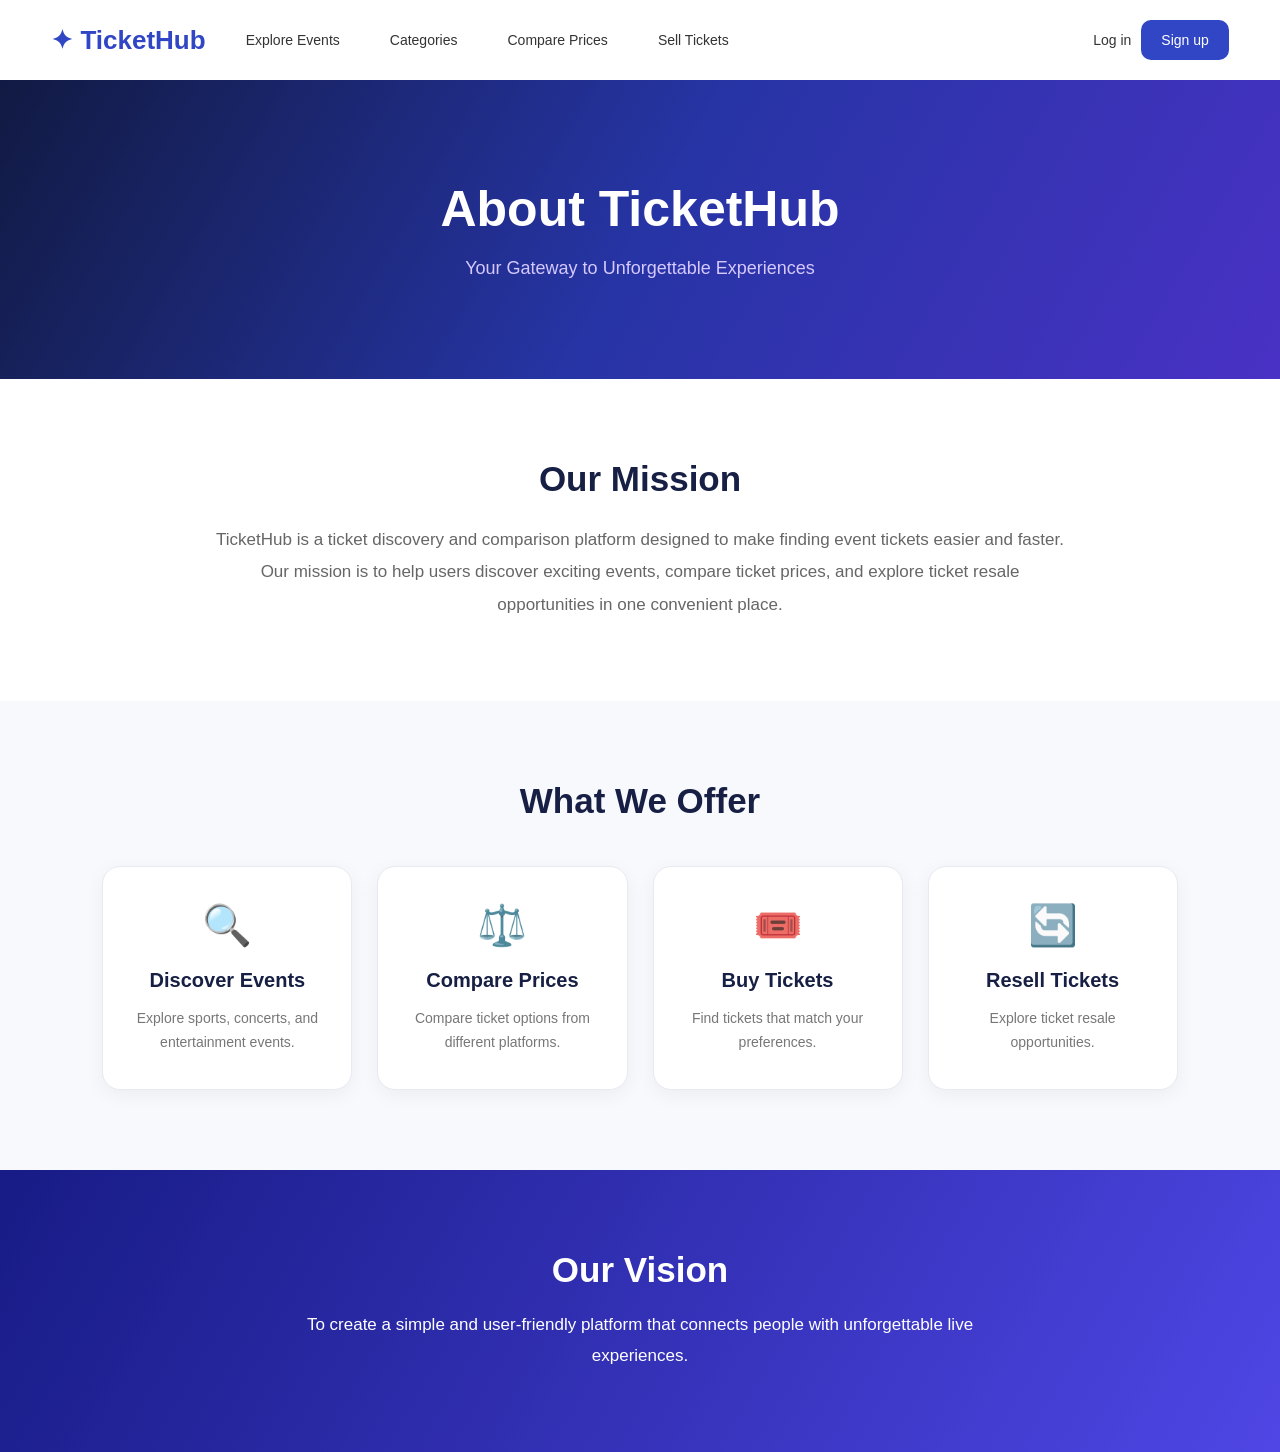
<file: About Us.html>
<!DOCTYPE html>
<html lang="en">

<head>
    <meta charset="UTF-8">
    <meta name="viewport" content="width=device-width, initial-scale=1.0">

    <title>About Us | TicketHub</title>

    <link rel="stylesheet" href="style.css">
</head>

<body>
    <header>
        <nav class="navbar">
            <h1 class="logo">✦ TicketHub</h1>
            <div class="nav-links">
                <a href="Untitled-13.html">Explore Events</a>
                   <a href="Untitled-13.html#categories">Categories</a>
            <a href="Untitled-13.html#compare">Compare Prices</a>
            <a href="resell.html">Sell Tickets</a>
        </div>

        <div class="nav-buttons">
            <a href="login.html">Log in</a>
            <a href="sign up.html" class="signup-btn">Sign up</a>
        </div>

    </nav>
    </header>

    <section class="about-hero">

    <h1>About TicketHub</h1>

    <p>Your Gateway to Unforgettable Experiences</p>

</section>

<section class="about-mission">

    <h2>Our Mission</h2>

    <p>
        TicketHub is a ticket discovery and comparison platform
        designed to make finding event tickets easier and faster.

        Our mission is to help users discover exciting events,
        compare ticket prices, and explore ticket resale
        opportunities in one convenient place.
    </p>

</section>

<section class="about-services">

    <h2>What We Offer</h2>

    <div class="about-services-container">

        <div class="about-service-card">
            <span>🔍</span>
            <h3>Discover Events</h3>
            <p>Explore sports, concerts, and entertainment events.</p>
        </div>

        <div class="about-service-card">
            <span>⚖️</span>
            <h3>Compare Prices</h3>
            <p>Compare ticket options from different platforms.</p>
        </div>

        <div class="about-service-card">
            <span>🎟️</span>
            <h3>Buy Tickets</h3>
            <p>Find tickets that match your preferences.</p>
        </div>

        <div class="about-service-card">
            <span>🔄</span>
            <h3>Resell Tickets</h3>
            <p>Explore ticket resale opportunities.</p>
        </div>

    </div>

</section>

<section class="about-vision">

    <h2>Our Vision</h2>

    <p>
        To create a simple and user-friendly platform
        that connects people with unforgettable
        live experiences.
    </p>

</section>
</body>
</html>
</file>
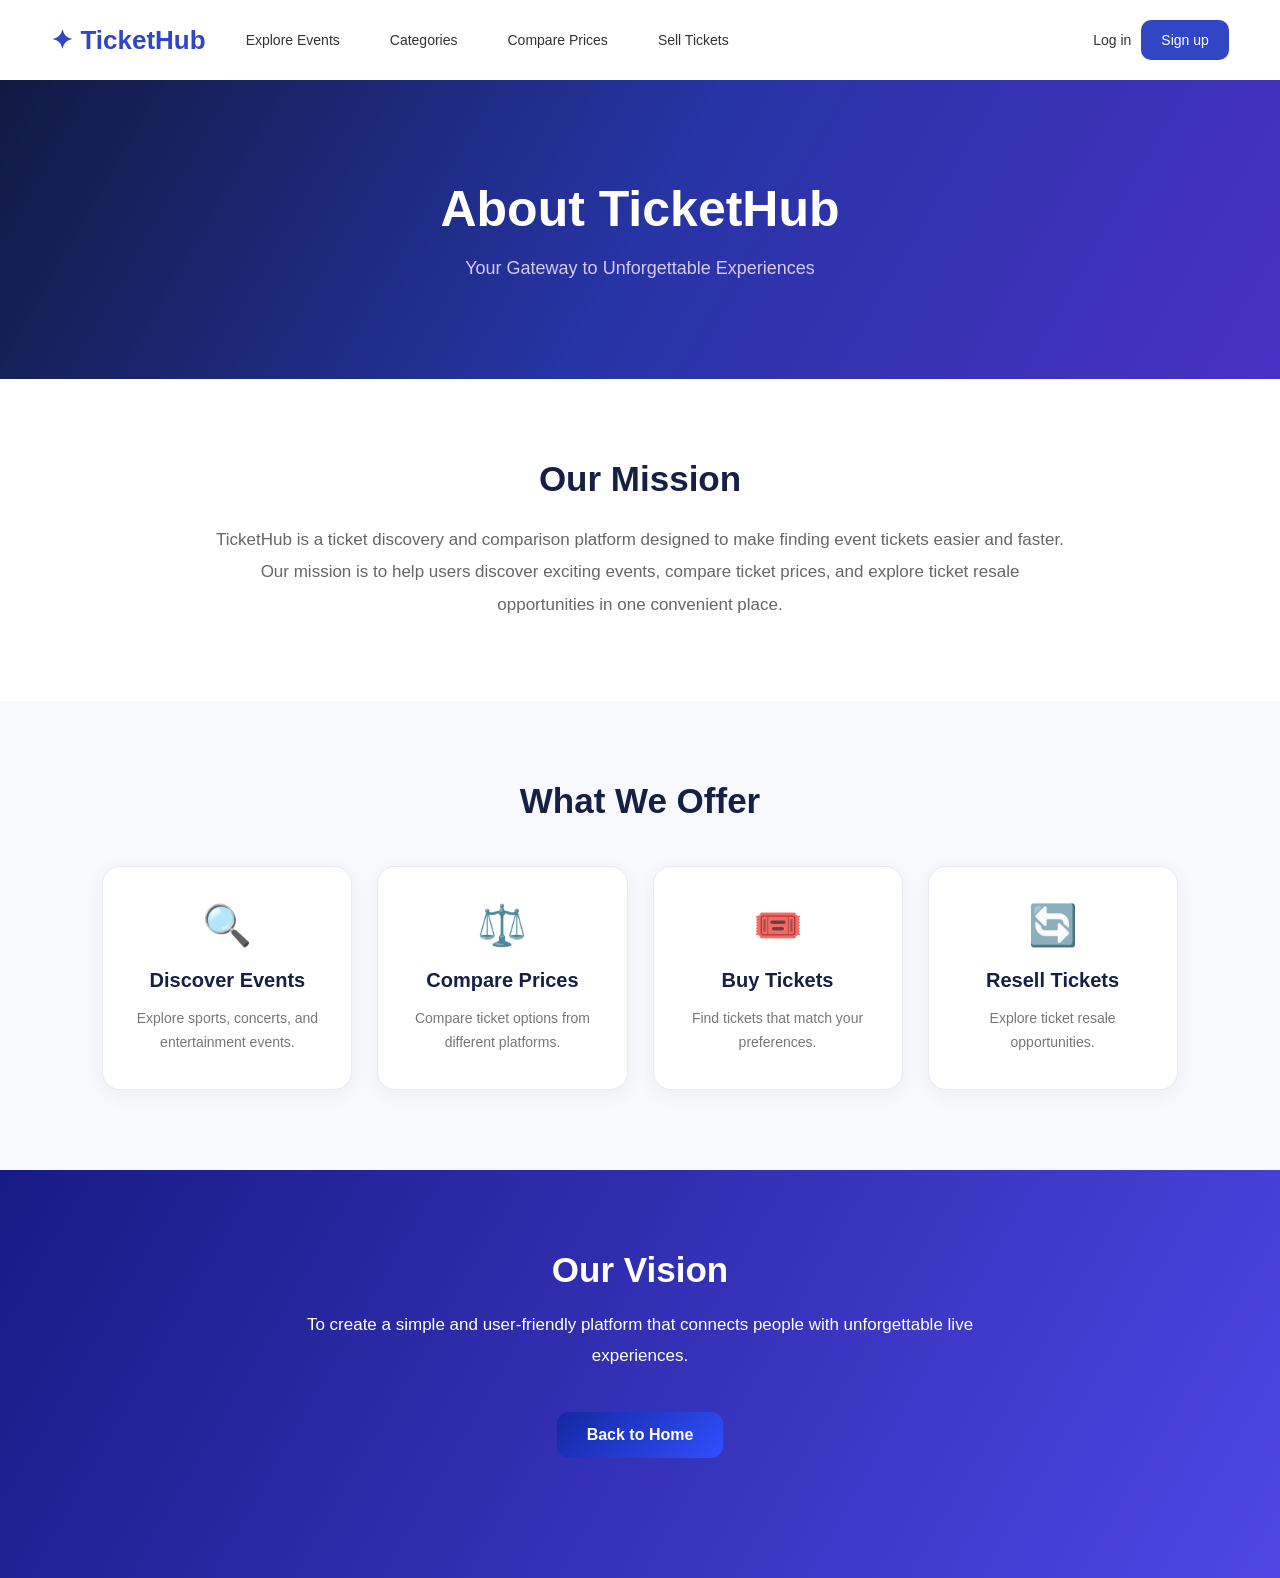
<file: Aboutus.html>
<!DOCTYPE html>
<html lang="en">

<head>
    <meta charset="UTF-8">
    <meta name="viewport" content="width=device-width, initial-scale=1.0">

    <title>About Us | TicketHub</title>

    <link rel="stylesheet" href="style.css">
</head>

<body>
    <header>
        <nav class="navbar">
            <h1 class="logo">✦ TicketHub</h1>
            <div class="nav-links">
                <a href="Untitled-13.html">Explore Events</a>
                   <a href="Untitled-13.html#categories">Categories</a>
            <a href="Untitled-13.html#compare">Compare Prices</a>
            <a href="resell.html">Sell Tickets</a>
        </div>

        <div class="nav-buttons">
            <a href="login.html">Log in</a>
            <a href="signup.html" class="signup-btn">Sign up</a>
        </div>

    </nav>
    </header>

    <section class="about-hero">

    <h1>About TicketHub</h1>

    <p>Your Gateway to Unforgettable Experiences</p>

</section>

<section class="about-mission">

    <h2>Our Mission</h2>

    <p>
        TicketHub is a ticket discovery and comparison platform
        designed to make finding event tickets easier and faster.

        Our mission is to help users discover exciting events,
        compare ticket prices, and explore ticket resale
        opportunities in one convenient place.
    </p>

</section>

<section class="about-services">

    <h2>What We Offer</h2>

    <div class="about-services-container">

        <div class="about-service-card">
            <span>🔍</span>
            <h3>Discover Events</h3>
            <p>Explore sports, concerts, and entertainment events.</p>
        </div>

        <div class="about-service-card">
            <span>⚖️</span>
            <h3>Compare Prices</h3>
            <p>Compare ticket options from different platforms.</p>
        </div>

        <div class="about-service-card">
            <span>🎟️</span>
            <h3>Buy Tickets</h3>
            <p>Find tickets that match your preferences.</p>
        </div>

        <div class="about-service-card">
            <span>🔄</span>
            <h3>Resell Tickets</h3>
            <p>Explore ticket resale opportunities.</p>
        </div>

    </div>

</section>

<section class="about-vision">

    <h2>Our Vision</h2>

    <p>
        To create a simple and user-friendly platform
        that connects people with unforgettable
        live experiences.
    </p>
   <div class="back-home">
    <a href="index.html">Back to Home</a> 
</div>
</section>
   
</body>
</html>
</file>
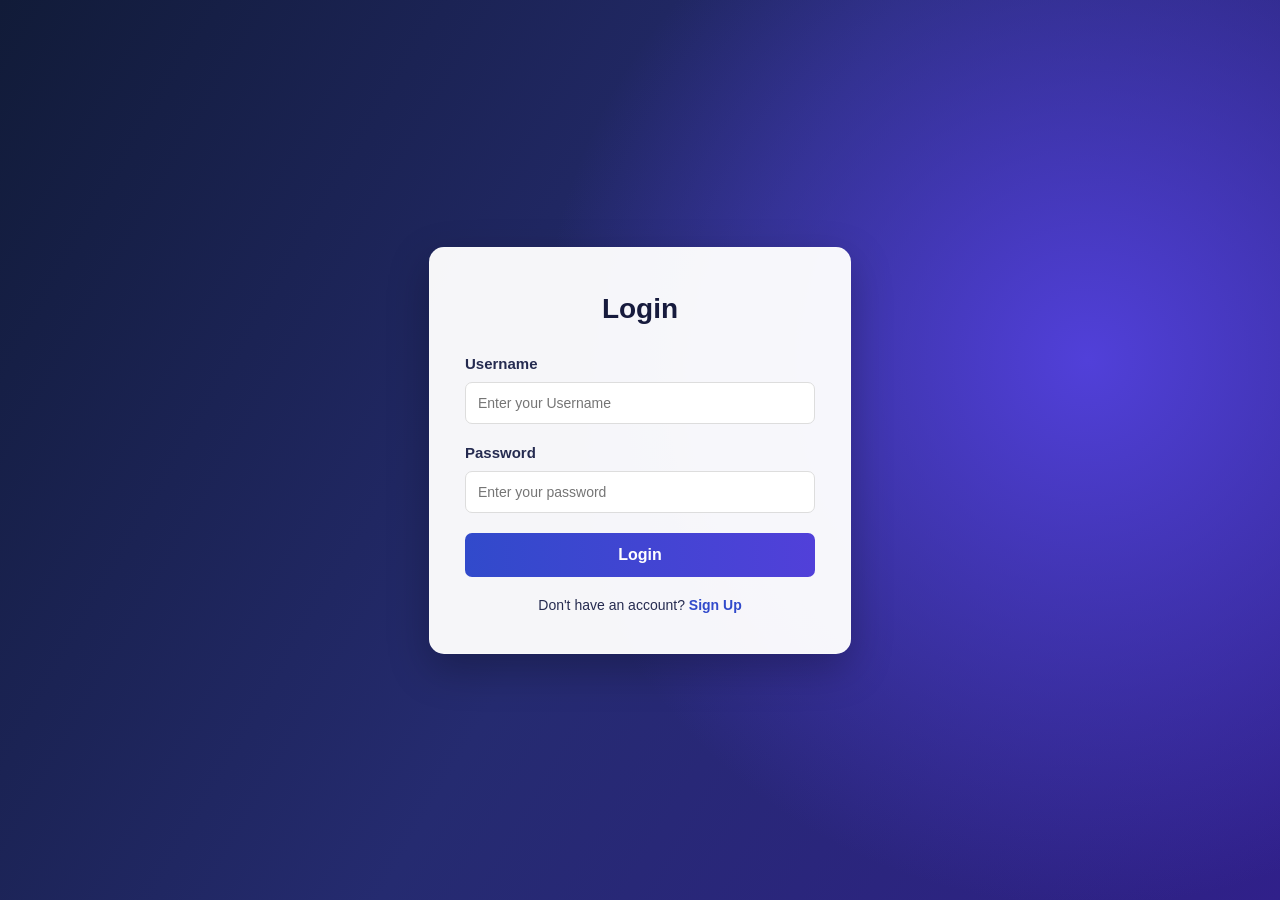
<file: login.html>
<!DOCTYPE html>
<html lang="en">

<head>
    <meta charset="UTF-8">
    <meta name="viewport" content="width=device-width, initial-scale=1.0">
    <title>Login Page - TicketHub</title>

    <style>

        /* General Page Style */
        body {
            margin: 0;
            padding: 0;
            font-family: Arial, sans-serif;

            background:
                radial-gradient(
                    circle at 85% 40%,
                    #5140d9 0%,
                    transparent 45%
                ),
                linear-gradient(
                    120deg,
                    #111b38,
                    #252b70,
                    #30208a
                );

            min-height: 100vh;

            display: flex;
            justify-content: center;
            align-items: center;
        }

        /* Login Container */
        .login-container {
            background: rgba(255, 255, 255, 0.96);

            width: 350px;
            max-width: calc(100% - 60px);
            padding: 35px;

            border-radius: 15px;

            box-shadow: 0 15px 40px rgba(0, 0, 0, 0.25);

            border: 1px solid rgba(255, 255, 255, 0.3);
        }

        /* Login Title */
        h2 {
            text-align: center;
            color: #171b3d;
            margin-top: 10px;
            margin-bottom: 30px;
            font-size: 28px;
        }

        /* Labels */
        label {
            display: block;
            margin-bottom: 10px;
            color: #252b50;
            font-weight: bold;
            font-size: 15px;
        }

        /* Input Fields */
        input {
            width: 100%;
            padding: 12px;
            margin-bottom: 20px;

            border: 1px solid #ddd;
            border-radius: 7px;

            box-sizing: border-box;
            font-size: 14px;

            background: #ffffff;
        }

        /* Input Focus */
        input:focus {
            outline: none;
            border-color: #5140d9;

            box-shadow: 0 0 5px rgba(81, 64, 217, 0.3);
        }

        /* Login Button */
        button {
            width: 100%;
            padding: 13px;

            background: linear-gradient(
                90deg,
                #314acb,
                #5140d9
            );

            color: white;
            border: none;
            border-radius: 7px;

            font-size: 16px;
            font-weight: bold;

            cursor: pointer;
            transition: 0.3s;
        }

        /* Button Hover */
        button:hover {
            background: linear-gradient(
                90deg,
                #2538a8,
                #3929b5
            );

            transform: translateY(-2px);
        }

        /* Sign Up Text */
        .signup-text {
            color: #252b50;
            text-align: center;
            margin-top: 20px;
            margin-bottom: 5px;
            font-size: 14px;
        }

        /* Sign Up Link */
        .signup-text a {
            color: #314acb;
            text-decoration: none;
            font-weight: bold;
        }

        /* Sign Up Hover */
        .signup-text a:hover {
            color: #5140d9;
            text-decoration: underline;
        }

    </style>

</head>

<body>

    <div class="login-container">

        <h2>Login</h2>

        <form  action="index.html">

            <label for="username">Username</label>

            <input
                type="text"
                id="Username"
                name="Username"
                placeholder="Enter your Username"
                required
            >

            <label for="password">Password</label>

            <input
                type="password"
                id="password"
                name="password"
                placeholder="Enter your password"
                required
            >

         <button type="submit" class="login-btn">Login</button>

        </form>

        <p class="signup-text">
            Don't have an account?
            <a href="signup.html">Sign Up</a>
        </p>

    </div>

</body>

</html>
</file>
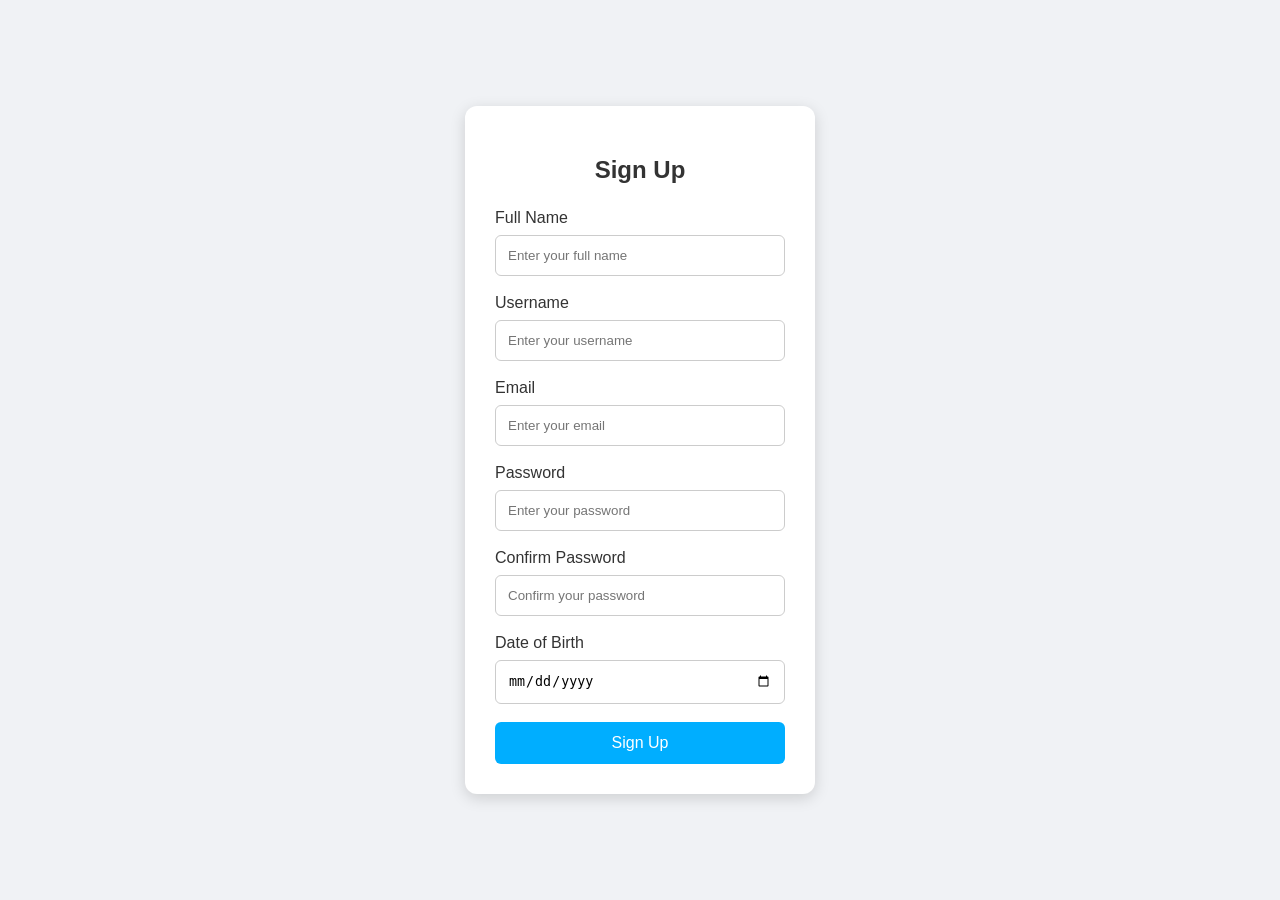
<file: signup.html>
<!DOCTYPE html>
<html lang="en">
<head>
    <meta charset="UTF-8">
    <meta name="viewport" content="width=device-width, initial-scale=1.0">
    <title>Sign Up Page</title>

    <style>
        * {
            box-sizing: border-box;
        }

        body {
            margin: 0;
            padding: 20px;
            font-family: Arial, sans-serif;
            background-color: #f0f2f5;
            display: flex;
            justify-content: center;
            align-items: center;
            min-height: 100vh;
        }

        .signup-box {
            background-color: white;
            width: 350px;
            max-width: 100%;
            padding: 30px;
            border-radius: 12px;
            box-shadow: 0 4px 15px rgba(0, 0, 0, 0.15);
        }

        h2 {
            text-align: center;
            margin-bottom: 25px;
            color: #333;
        }

        label {
            display: block;
            margin-bottom: 8px;
            color: #333;
        }

        input {
            width: 100%;
            padding: 12px;
            margin-bottom: 18px;
            border: 1px solid #ccc;
            border-radius: 6px;
        }

        button {
            width: 100%;
            padding: 12px;
            background-color: #00aeff;
            color: white;
            border: none;
            border-radius: 6px;
            cursor: pointer;
            font-size: 16px;
        }

        button:hover {
            background-color: #1a00ff;
        }
    </style>
</head>

<body>
    <div class="signup-box">
        <h2>Sign Up</h2>

        <form id="signupForm">
            <label for="fullname">Full Name</label>
            <input type="text" id="fullname" name="fullname"
                   placeholder="Enter your full name" required>

            <label for="username">Username</label>
            <input type="text" id="username" name="username"
                   placeholder="Enter your username" required>

            <label for="email">Email</label>
            <input type="email" id="email" name="email"
                   placeholder="Enter your email" required>

            <label for="password">Password</label>
            <input type="password" id="password" name="password"
                   placeholder="Enter your password" required>

            <label for="confirmPassword">Confirm Password</label>
            <input type="password" id="confirmPassword"
                   name="confirmPassword"
                   placeholder="Confirm your password" required>

            <label for="birthdate">Date of Birth</label>
            <input type="date" id="birthdate" name="birthdate" required>

          <button type="submit" class="login-btn">Sign Up</button>
        </form>
    </div>

   <script>
    const password = document.getElementById("password");
    const confirmPassword = document.getElementById("confirmPassword");
    const signupForm = document.getElementById("signupForm");

    function checkPasswords() {
        if (password.value !== confirmPassword.value) {
            confirmPassword.setCustomValidity("Passwords do not match");
        } else {
            confirmPassword.setCustomValidity("");
        }
    }

    password.addEventListener("input", checkPasswords);
    confirmPassword.addEventListener("input", checkPasswords);

    signupForm.addEventListener("submit", function(event) {
        event.preventDefault();

        checkPasswords();

        if (signupForm.reportValidity()) {
            window.location.href = "login.html";
        }
    });
</script>
</body>
</html>
</file>
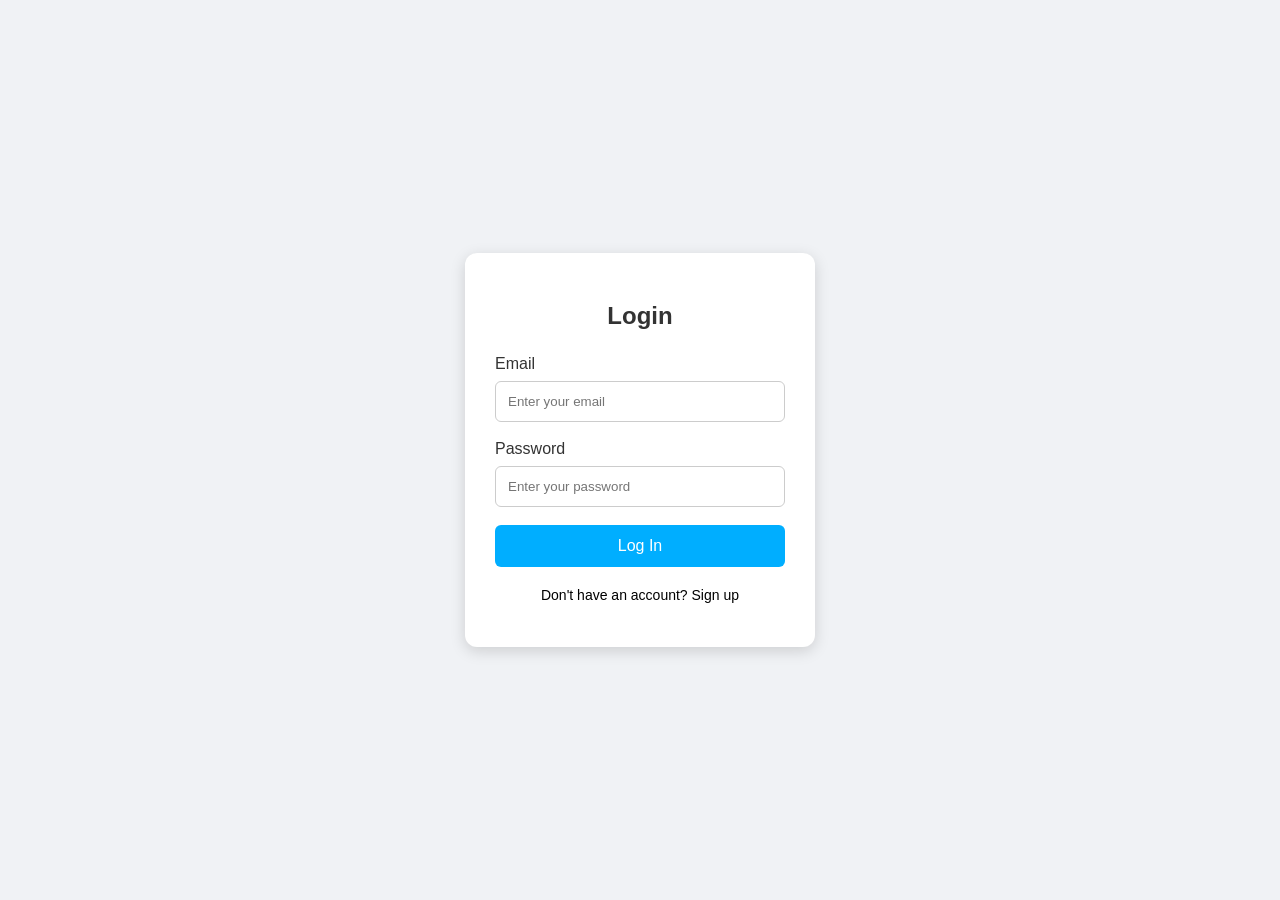
<file: Untitled-2.html>
<!DOCTYPE html>
<html lang="en">
<head>
    <meta charset="UTF-8">
    <meta name="viewport" content="width=device-width, initial-scale=1.0">
    <title>Login Page</title>

    <style>
        * {
            box-sizing: border-box;
        }

        body {
            margin: 0;
            font-family: Arial, sans-serif;
            background-color: #f0f2f5;

            display: flex;
            justify-content: center;
            align-items: center;
            min-height: 100vh;
        }

        .login-box {
            background-color: white;
            width: 350px;
            padding: 30px;
            border-radius: 12px;
            box-shadow: 0 4px 15px rgba(0, 0, 0, 0.15);
        }

        h2 {
            text-align: center;
            margin-bottom: 25px;
            color: #333;
        }

        label {
            display: block;
            margin-bottom: 8px;
            color: #333;
        }

        input {
            width: 100%;
            padding: 12px;
            margin-bottom: 18px;
            border: 1px solid #ccc;
            border-radius: 6px;
        }

        button {
            width: 100%;
            padding: 12px;
            background-color: #00aeff;
            color: white;
            border: none;
            border-radius: 6px;
            cursor: pointer;
            font-size: 16px;
        }

        button:hover {
            background-color: #1a00ff;
        }

        p {
            text-align: center;
            margin-top: 20px;
            font-size: 14px;
        }
    </style>
</head>

<body>

    <div class="login-box">

        <h2>Login</h2>

        <form>
            <label for="email">Email</label>
            <input type="email" id="email"  placeholder="Enter your email"  required >

            <label for="password">Password</label>
            <input type="password  id="password"  placeholder="Enter your password"  required >

            <button type="submit">Log In</button>
        </form>

        <p>Don't have an account? Sign up</p>

    </div>

</body>
</html>
</file>
<file: style.css>
* {
    margin: 0;
    padding: 0;
    box-sizing: border-box;
}
body {
    font-family: Arial, sans-serif;
    background-color: #f8f9fc;
}
.navbar {
    display: flex;
    justify-content: flex-start;
    align-items: center;

    background-color: white;

    padding: 20px 4%;
    gap: 20px;

    box-shadow: 0 2px 10px rgba(0, 0, 0, 0.05);
}
.logo {
    font-size: 26px;
    font-weight: bold;
    color: #3046c5;
}

.nav-links {
    display: flex;
    align-items: center;
    gap: 50px;
    margin-left: 20px;
}

.nav-links a {
    text-decoration: none;
    color: #333;
    font-size: 14px;
    font-weight: 500;
     white-space: nowrap;
}

.nav-links a:hover {
    color: #3046c5;
}
.nav-buttons {
    display: flex;
    align-items: center;
    gap: 10px;
    margin-left: auto;
}

.nav-buttons a {
    text-decoration: none;
    color: #333;
    font-size: 14px;
}

.signup-btn {
    background-color: #3046c5;
    color: white !important;

    padding: 12px 20px;
    border-radius: 10px;
}

.signup-btn:hover {
    background-color: #2236a5;
}
.hero {
    min-height: 620px;

    background: linear-gradient(
        120deg,
        #111a42,
        #2634a4,
        #4931c5
    );

    color: white;

    padding: 100px 8%;

    position: relative;

    overflow: hidden;
}
.hero-content {
    max-width: 1100px;

    margin: auto;

    position: relative;

    z-index: 2;
}
.hero-label {
    font-size: 14px;
    font-weight: bold;

    letter-spacing: 2px;

    margin-bottom: 25px;
}
.hero-title {
    font-size: 65px;

    font-weight: 800;

    line-height: 1.15;

    margin-bottom: 25px;
}
.hero-title span {
    color: #d5c9ff;
}
.hero-description {
    font-size: 18px;

    line-height: 1.8;

    max-width: 650px;

    margin-bottom: 35px;
}
.search-box {
    display: flex;

    align-items: center;

    background-color: white;

    border-radius: 15px;

    padding: 10px;

    max-width: 950px;

    box-shadow: 0 10px 30px rgba(0, 0, 0, 0.15);
    position: relative;
     z-index: 3;
}
.search-input {
    display: flex;

    align-items: center;

    flex: 1;

    padding: 0 15px;
}
.search-input input {
    width: 100%;

    border: none;

    outline: none;

    font-size: 15px;

    padding: 15px;
}
.search-icon {
    font-size: 25px;

    color: #999;
}
.city-select{
    border:none;

    outline:none;

    background: transparent;

    font-size: 14px;

    padding: 15px;

    cursor: pointer;
}
.serch-btn{
    background-color: #3454e8;

    color: white;

    border: none;

    padding: 18px 25px;

    border-radius: 10px;

    font-size: 15px;

    font-weight: bold;

    cursor: pointer;

    transition: 0.3s;
}
.serch-btn:hover{
    background-color: #2239b8;

    transform: translateY(-2px);
}
.hero-features {
    display: flex;

    gap: 30px;

    margin-top: 30px;

    font-size: 14px;

    font-weight: bold;
}
.categories{
    padding: 80px 8%;
    background-color: #f8f9fc;
}
.section-header {
    margin-bottom: 40px;
    text-align: center;
    width: 100%;
}
.section-header h2{
    font-size: 30px;
   color:#172044;
   margin-bottom: 12px;
}
.section-header p{
    font-size: 16px;
    color:#777;
}
.categories-container {
    display: grid;
    grid-template-columns: repeat(3, minmax(0, 1fr));
    gap: 25px;
    width: 100%;
}

.category-card {
    min-width: 0;
}
.category-card{
    background-color: white;
    padding: 35px;
    border-radius: 18px;
    text-align: center;
    text-decoration: none;
   border: 1px solid #e8eaf2;
   box-shadow: 0 5px 20px rgba(0, 0, 0, 0.04);
   transition: 0.3s;
}
.category-card:hover {
    transform: translateY(-8px);

    box-shadow: 0 15px 35px rgba(0, 0, 0, 0.1);

    border-color: #3454e8;
}
.category-icon {
    display: block;
    font-size: 45px;
    margin-bottom: 20px;
}

.category-card h3 {
    color: #172044;
    font-size: 22px;
    margin-bottom: 10px;
}

.category-card p {
    color: #777;
    font-size: 14px;
}
.trending {
    padding: 80px 8%;
    background-color: white;
}
.events-container {
    display: grid;
    grid-template-columns: repeat(3, minmax(0, 1fr));
    gap: 25px;
    width: 100%;
    align-items: stretch;
}
.event-card {
    background-color: white;

    border-radius: 18px;

    overflow: hidden;

    border: 1px solid #e8eaf2;

    box-shadow: 0 5px 20px rgba(0, 0, 0, 0.05);

    transition: 0.3s;

    min-width: 0;
}
.event-card:hover {
    transform: translateY(-6px);

    box-shadow: 0 15px 35px rgba(0, 0, 0, 0.12);
}
.event-card img {
    width: 100%;
    height: 220px;

    object-fit: cover;

    display: block;
}
.event-info {
    padding: 25px;
}

.event-category {
    color: #3454e8;
    font-size: 12px;
    font-weight: bold;
}

.event-info h3 {
    color: #172044;
    font-size: 20px;

    margin: 12px 0;
}

.event-info p {
    color: #777;
    font-size: 14px;

    margin-bottom: 10px;
}
.event-bottom {
    display: flex;

    justify-content: space-between;

    align-items: center;

    margin-top: 25px;

    padding-top: 20px;

    border-top: 1px solid #eee;
}
.event-bottom{
    color: #888;
    font-size: 12px;
}
.event-bottom h4 {
   color: #172044;
   font-size: 22px;
   margin-top: 5px
}
.event-btn {
    background-color: #3454e8;

    color: white;

    padding: 12px 18px;

    border-radius: 10px;

    text-decoration: none;

    font-size: 13px;

    font-weight: bold;

    transition: 0.3s;
}
.event-btn:hover {
    background-color: #2239b8;
}
.filter-buttons{
    display:flex;
    gap: 15px;
    margin-bottom: 30px;
}
.filter-btn{
    background-color: #3454e8;
    color: #fff;
    border: none;
    padding: 12px 25px;
    border-radius: 10px;
    font-size: 15px;
    font-weight: bold;
    cursor: pointer;
    transition: 0.3s;
}
.filter-btn:hover{
    background-color: #2239b8;
    transform: translateY(-2px);
}
.compare-section {
    padding: 80px 8%;
    background-color: #f8f9fc;
}

.compare-container {
    background-color: white;

    padding: 35px;

    border-radius: 18px;

    box-shadow: 0 8px 30px rgba(0, 0, 0, 0.05);
}
.compare-filter {
    display: flex;

    align-items: center;

    gap: 20px;

    margin-bottom: 30px;
}

.compare-filter label {
    font-size: 16px;

    font-weight: bold;

    color: #172044;
}

.compare-filter select {
    padding: 12px 20px;

    border: 1px solid #ddd;

    border-radius: 10px;

    font-size: 15px;

    background-color: white;

    cursor: pointer;
}
.table-wrapper {
    width: 100%;
    max-width: 100%;
    overflow-x: auto;
}

.price-table {
    width: 100%;

    border-collapse: collapse;
 min-width: 650px;
    text-align: left;
}
.price-table thead {
    background-color: #172044;

    color: white;
}

.price-table th {
    padding: 18px;

    font-size: 14px;
}
.price-table td {
    padding: 20px 18px;

    border-bottom: 1px solid #eee;

    color: #333;

    font-size: 14px;
}

.price-table tbody tr:hover {
    background-color: #f4f6ff;
}
.best-price {
    background-color: #e9f9ef;
}

.best-price td {
    color: #176b3a;
    font-weight: bold;
}
.deal-btn {
    background-color: #3454e8;

    color: white;

    border: none;

    padding: 10px 18px;

    border-radius: 8px;

    font-size: 13px;

    cursor: pointer;

    transition: 0.3s;
}

.deal-btn:hover {
    background-color: #2239b8;
}
.why-section {
    padding: 90px 6%;
    background-color: #ffffff;
}
.why-header {
    text-align: center;
    margin-bottom: 60px;
}

.why-header p {
    color: #2634a4;
    font-size: 13px;
    font-weight: bold;
    letter-spacing: 2px;
    margin-bottom: 20px;
}

.why-header h2 {
    color: #111111;
    font-size: 45px;
    font-weight: 800;
}
.why-container {
    display: grid;
    grid-template-columns: repeat(3, minmax(0, 1fr));
    gap: 25px;
    width: 100%;
    align-items: stretch;
}
.why-card {
    min-width: 0;

    background-color: white;

    padding: 35px 30px;

    border: 1px solid #eeeeee;

    border-radius: 18px;

    min-height: 250px;

    transition: 0.3s;
}
.why-card:hover {
    transform: translateY(-5px);

    box-shadow: 0 10px 30px rgba(0, 0, 0, 0.08);
}
.why-icon {
    width: 55px;
    height: 55px;

    background-color: #f1f2ff;

    color: #172044;

    display: flex;

    align-items: center;
    justify-content: center;

    border-radius: 15px;

    font-size: 30px;

    margin-bottom: 25px;
}
.why-card h3 {
    font-size: 23px;

    color: #111111;

    margin-bottom: 15px;
}
.why-card p {
    font-size: 15px;

    color: #666666;

    line-height: 1.8;
}
.resell-banner {
    background: linear-gradient(
        110deg,
        #171b85,
        #4f46e5,
        #8173f5
    );

    padding: 55px 8%;

    display: flex;

    justify-content: space-between;

    align-items: center;

    gap: 25px;
}
.resell-banner-text h2 {
    color: white;

    font-size: 32px;

    margin-bottom: 12px;
}
.resell-banner-text p {
    color: #e1dcff;

    font-size: 16px;
}
.resell-banner-btn {
    background-color: white;

    color: #172044;

    padding: 18px 28px;

    border-radius: 12px;

    text-decoration: none;

    font-size: 15px;

    font-weight: bold;

    white-space: nowrap;

    transition: 0.3s;
}
.resell-banner-btn:hover {
    background-color: #e8edff;

    transform: translateY(-3px);
}
.footer {
    background: linear-gradient(
        120deg,
        #11152f,
        #1b2250
    );

    padding: 60px 8% 25px;

    color: white;
}
.footer-container {
    display: flex;

    justify-content: space-between;

    align-items: flex-start;

    gap: 40px;

    margin-bottom: 60px;
}
.footer-brand h2 {
    font-size: 27px;

    color: white;

    margin-bottom: 15px;
}

.footer-brand p {
    color: #c5c8dd;

    font-size: 14px;
}
.footer-links {
    display: flex;

    gap: 25px;

    flex-wrap: wrap;
}

.footer-links a {
    color: white;

    text-decoration: none;

    font-size: 14px;

    transition: 0.3s;
}

.footer-links a:hover {
    color: #a5b4fc;
}
.footer-bottom {
    display: flex;

    justify-content: space-between;

    align-items: center;

    border-top: 1px solid rgba(255, 255, 255, 0.1);

    padding-top: 25px;
}
.footer-bottom p {
    color: #b9bdd3;

    font-size: 13px;
}

.footer-bottom a {
    color: #c5c8dd;

    text-decoration: none;

    font-size: 13px;
}

.footer-bottom a:hover {
    color: white;
}
/* Hide menu button on desktop */

.menu-toggle {
    display: none;
    background: none;
    border: none;
    font-size: 28px;
    color: #172044;
    cursor: pointer;
}
/* Benefits Section */

.benefits-box {
    max-width: 850px;
    margin: 60px auto 0;

    padding: 35px;

    background-color: #f8f9ff;

    border: 1px solid #e3e7ff;
    border-radius: 18px;
}

.benefits-box h3 {
    color: #172044;
    font-size: 25px;
    margin-bottom: 25px;
}

.benefits-list {
    padding-left: 25px;
}

.benefits-list li {
    color: #555;
    font-size: 16px;

    line-height: 1.8;
    margin-bottom: 12px;
}

.benefits-list li::marker {
    color: #3454e8;
}
/* Hero Layering Effect */

.hero::before {
    content: "";

    position: absolute;

    width: 550px;
    height: 550px;

    border: 2px solid rgba(255, 255, 255, 0.08);

    border-radius: 50%;

    top: -150px;
    right: -100px;

    z-index: 1;

    pointer-events: none;
}

.hero::after {
    content: "";

    position: absolute;

    width: 350px;
    height: 350px;

    border: 2px solid rgba(255, 255, 255, 0.12);

    border-radius: 50%;

    top: -50px;
    right: 0;

    z-index: 1;

    pointer-events: none;
}
.hero::before {
    box-shadow:
        0 0 0 70px rgba(255, 255, 255, 0.015),
        0 0 0 140px rgba(255, 255, 255, 0.01);
}
.search-box:focus-within {
    box-shadow:
        0 12px 35px rgba(0, 0, 0, 0.2),
        0 0 0 3px rgba(165, 180, 252, 0.5);
}
.about-hero {
    background: linear-gradient(
        120deg,
        #111a42,
        #2634a4,
        #4931c5
    );

    color: white;
    text-align: center;
    padding: 100px 20px;
}

.about-hero h1 {
    font-size: 50px;
    margin-bottom: 20px;
}

.about-hero p {
    font-size: 18px;
    color: #d5c9ff;
}
.about-mission {
    padding: 80px 10%;
    text-align: center;
    background-color: white;
}

.about-mission h2 {
    font-size: 35px;
    color: #172044;
    margin-bottom: 25px;
}

.about-mission p {
    max-width: 850px;
    margin: auto;
    font-size: 17px;
    line-height: 1.9;
    color: #666;
}
.about-services {
    padding: 80px 8%;
    background-color: #f8f9fc;
    text-align: center;
}

.about-services h2 {
    font-size: 35px;
    color: #172044;
    margin-bottom: 45px;
}

.about-services-container {
    display: grid;
    grid-template-columns: repeat(4, minmax(0, 1fr));
    gap: 25px;
}

.about-service-card {
    background-color: white;
    padding: 35px 25px;
    border-radius: 18px;
    border: 1px solid #e8eaf2;
    box-shadow: 0 5px 20px rgba(0, 0, 0, 0.05);
    transition: 0.3s;
}

.about-service-card:hover {
    transform: translateY(-8px);
    box-shadow: 0 15px 35px rgba(0, 0, 0, 0.1);
}

.about-service-card span {
    display: block;
    font-size: 40px;
    margin-bottom: 20px;
}

.about-service-card h3 {
    font-size: 20px;
    color: #172044;
    margin-bottom: 15px;
}

.about-service-card p {
    font-size: 14px;
    color: #777;
    line-height: 1.7;
}
.about-vision {
    background: linear-gradient(
        120deg,
        #171b85,
        #4f46e5
    );

    color: white;
    padding: 80px 10%;
    text-align: center;
}

.about-vision h2 {
    font-size: 35px;
    margin-bottom: 20px;
}

.about-vision p {
    max-width: 750px;
    margin: auto;
    font-size: 17px;
    line-height: 1.8;
}
.back-home {
    text-align: center;
    margin: 40px 0;
}

.back-home a {
    display: inline-block;
    padding: 14px 30px;
    background: linear-gradient(135deg, #1428a0, #304ffe);
    color: white;
    text-decoration: none;
    border-radius: 12px;
    font-size: 16px;
    font-weight: bold;
    transition: 0.3s;
}

.back-home a:hover {
    background: linear-gradient(135deg, #304ffe, #1428a0);
    transform: translateY(-3px);
    box-shadow: 0 5px 15px rgba(20, 40, 160, 0.3);
}
</file>
